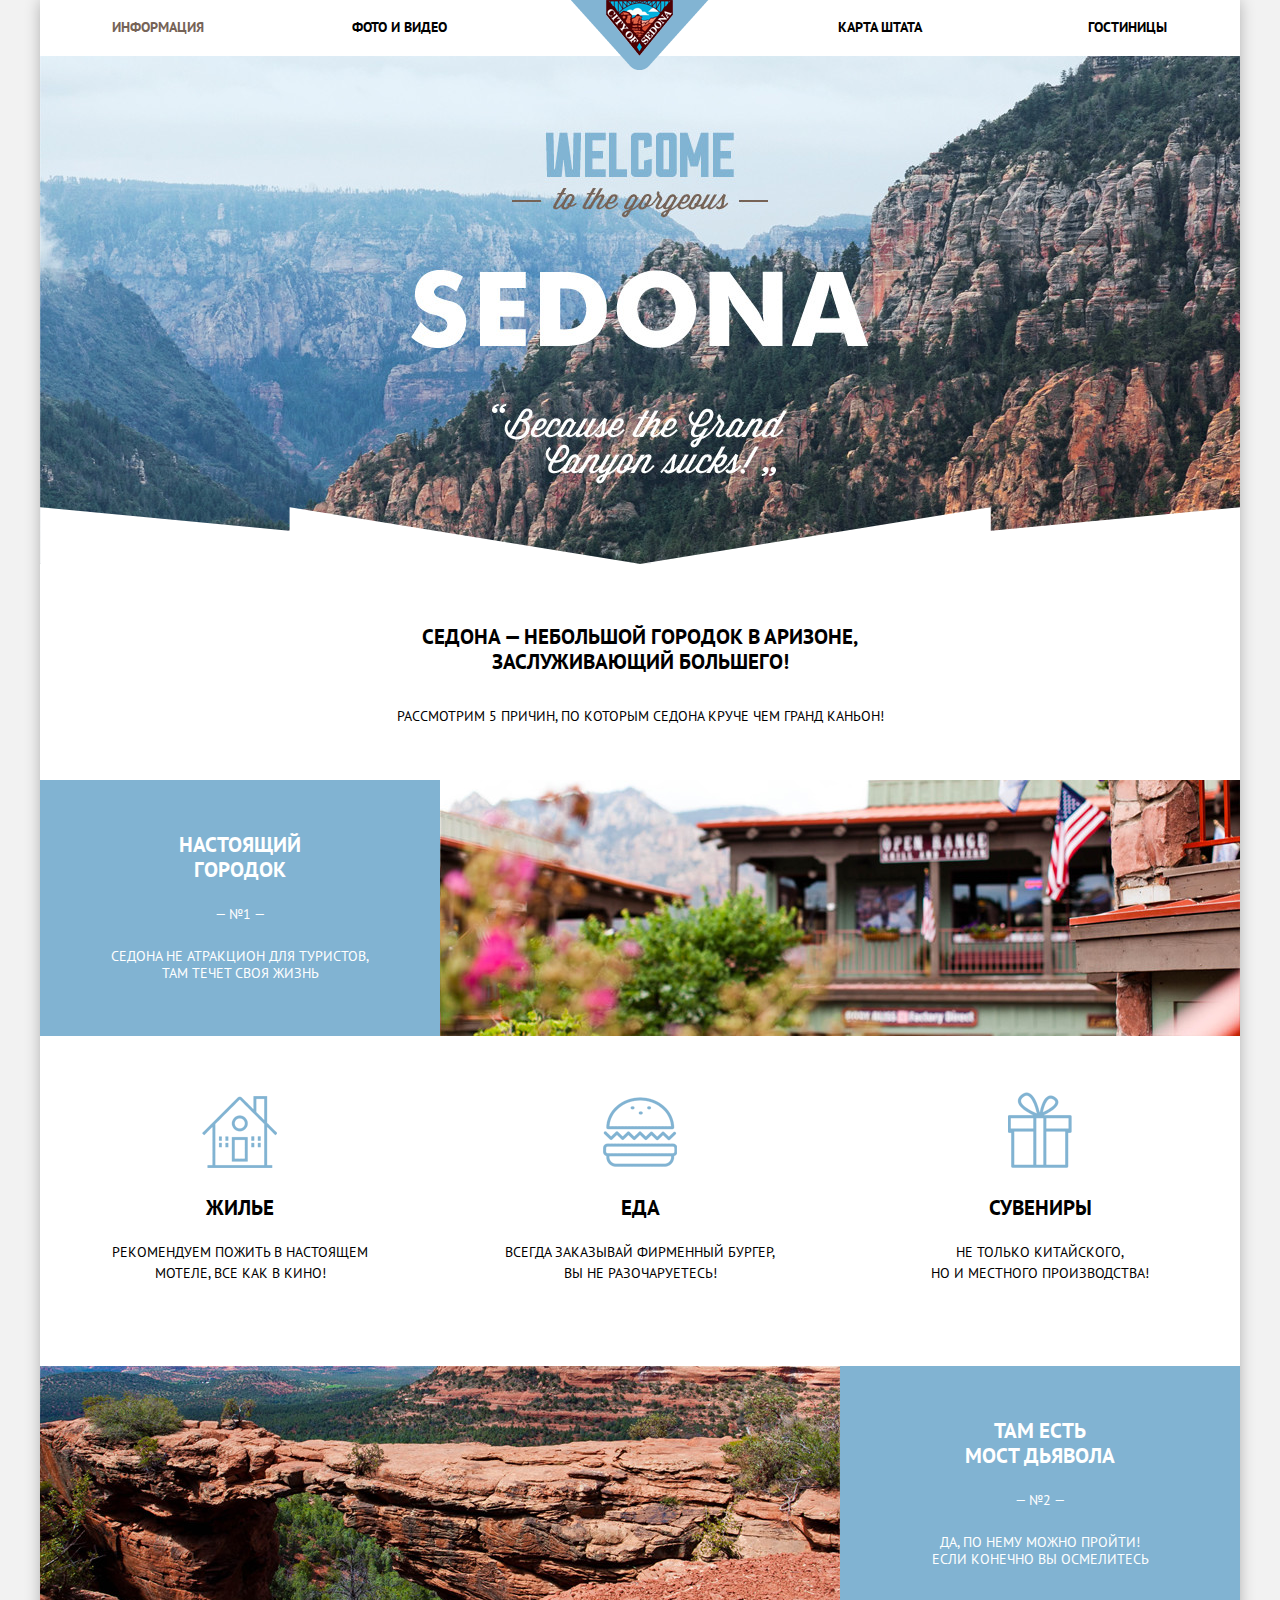
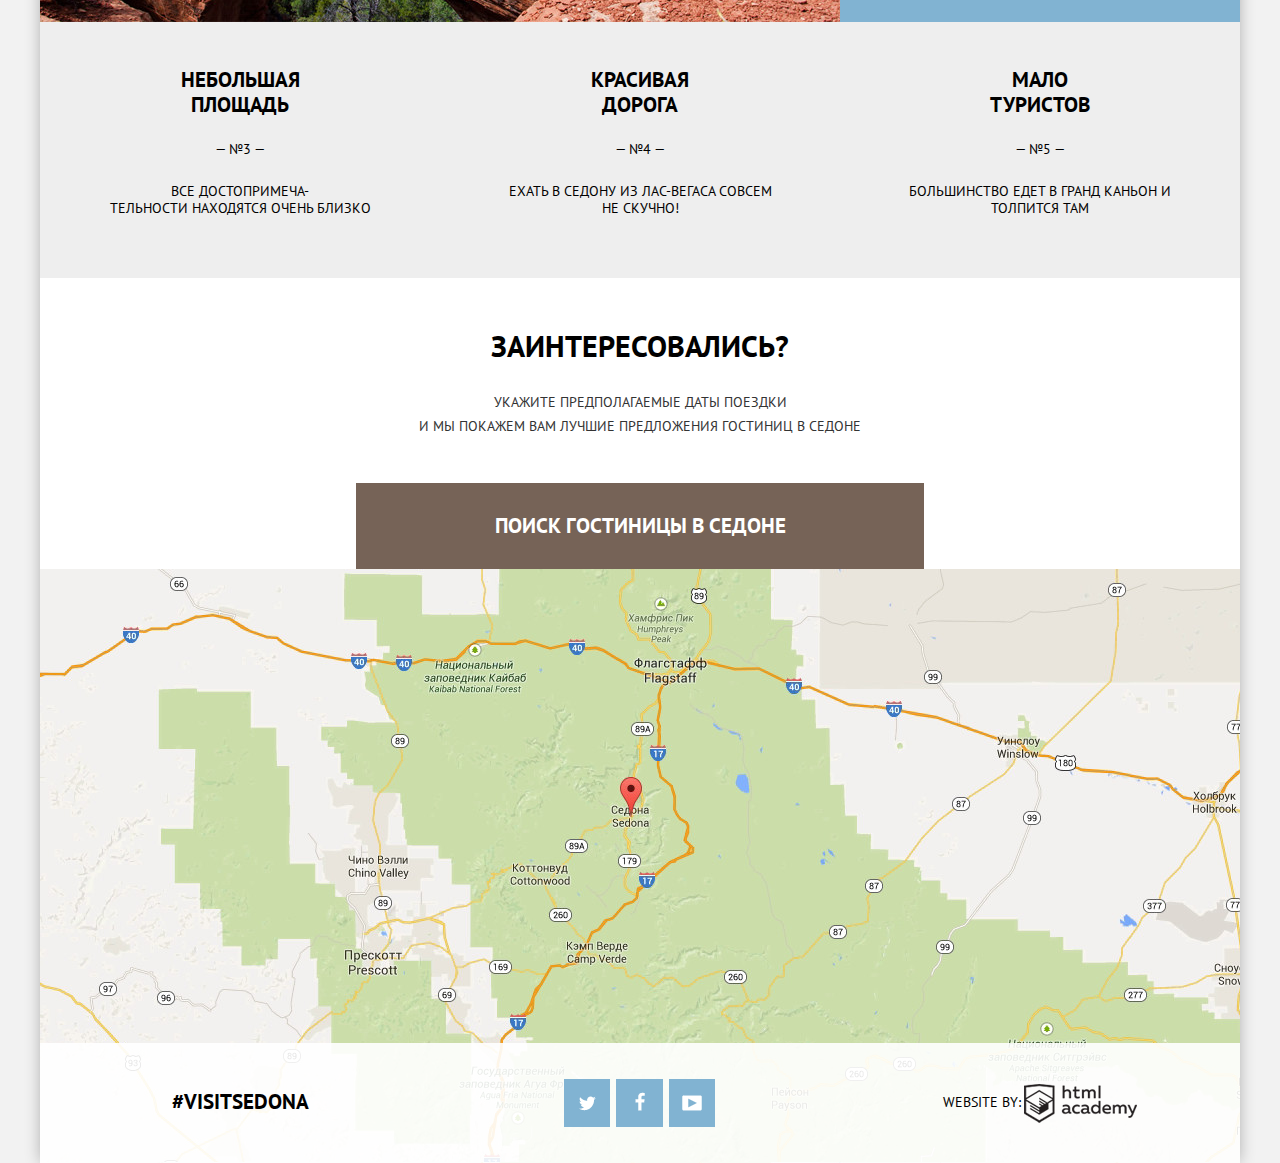
<file: index.html>
<!DOCTYPE html>
<html>
    <head>
        <meta charset="utf-8">
        <title>Седона</title>
        <link href="https://fonts.googleapis.com/css?family=PT+Sans:400,700" rel="stylesheet" type="text/css">
        <link href="css/normalize.css" rel="stylesheet" type="text/css">
        <link href="css/style.css" rel="stylesheet" type="text/css">
    </head>
    <body>
        <div class="main_shadow">
            <header class="main_header">
                    <nav class="main_menu">
                        <ul>
                            <li><a class="item_menu item_inf active" href="index.html">Информация</a></li>
                            <li><a class="item_menu item_foto" href="#">Фото и видео</a></li>
                            <li><a class="item_menu" href="index.html"><img class="logo_menu" src="img/logo-menu-all.png" width="138" height="70" alt="логотип"></a></li>
                            <li><a class="item_menu item_map" href="#map">Карта штата</a></li>
                            <li><a class="item_menu item_hotels" href="hotels.html">Гостиницы</a></li>
                        </ul>
                    </nav>
            </header>

            <main>
                <div class="index_top_promo" >
                    <div class="index_promo_container">
                        <h1>Седона — небольшой городок в АРИЗОНЕ,<br> заслуживающий большего!</h1>
                        <p>Рассмотрим 5 причин, по которым Седона круче чем гранд каньон!</p>
                    </div>
                </div>
                <div class="container clearfix">
                    <div class="reason blue">
                        <h3>Настоящий<br> городок</h3>
                        <span class="number">— №1 —</span>
                        <p>Седона не атракцион для туристов,<br> там течет своя жизнь</p>
                    </div>
                    <img class="img_reason" src="img/first-reason.jpg" width="800" height="256" alt="Настоящий городок">
                </div>
                <div class="container_preference clearfix">
                    <div class="preference_block">
                        <h3>Жилье</h3>
                        <p>Рекомендуем пожить в настоящем<br> мотеле, все как в кино!</p>
                    </div>
                    <div class="preference_block">
                        <h3>Еда</h3>
                        <p>Всегда заказывай фирменный бургер,<br> вы не разочаруетесь!</p>
                    </div>
                    <div class="preference_block">
                        <h3>Сувениры</h3>
                        <p>Не только китайского,<br> но и местного производства!</p>
                    </div>
                </div>
                <div class="container clearfix">
                    <img class="img_reason" src="img/bridge.jpg" width="800" height="256" alt="Мост дьявола">
                    <div class="reason blue">
                        <h3>Там есть<br>мост дьявола</h3>
                        <span class="number">— №2 —</span>
                        <p>Да, по нему можно пройти!<br> Если конечно вы осмелитесь</p>
                    </div>
                </div>
                <div class="container clearfix">
                        <div class="reason gray">
                        <h3>Небольшая<br>площадь</h3>
                        <span class="number">— №3 —</span>
                        <p>Все достопримеча-<br>тельности находятся очень близко</p>
                    </div>
                    <div class="reason gray">
                        <h3>Красивая<br>дорога</h3>
                        <span class="number">— №4 —</span>
                        <p>Ехать в седону из Лас-Вегаса совсем<br>не скучно!</p>
                    </div>
                    <div class="reason gray">
                        <h3>Мало<br>туристов</h3>
                        <span class="number">— №5 —</span>
                        <p>Большинство едет в Гранд Каньон и<br> толпится там</p>
                    </div>
                </div>
                <div class="container_ask">
                    <h2>Заинтересовались?</h2>
                    <p>Укажите предполагаемые даты поездки<br>и мы покажем вам лучшие предложения гостиниц в Седоне</p> 
                    <h3 class="title_form"><a class="btn_form" href="#">Поиск гостиницы в Седоне</a></h3>
                </div>
                <div class="map_block" id="map">
                    <form class="search_form off_display" action="echo" method="post">
                        <div class="container_form">
                            <label for="date_in">Дата заезда:</label>
                            <input type="text" name="date_in" id="date_in" value="24 апреля 2014">
                            <label for="date_out">Дата выезда:</label>
                            <input type="text" name="date_out" id="date_out" value="4 июля 2014">
                            <div class="count_people">
                                <label for="count_adult">Взрослые:</label>
                                <span class="sign_btn minus_adult_btn"></span>
                                <input type="text" id="count_adult" name="count_adult" value="2">
                                <span class="sign_btn plus_adult_btn"></span>
                                <label for="count_kids">Дети:</label>
                                <span class="sign_btn minus_kid_btn"></span>
                                <input type="text" id="count_kids" name="count_kids" value="0">
                                <span class="sign_btn plus_kid_btn"></span>
                            </div>
                            <input type="submit" value="НАЙТИ">
                        </div>
                    </form>
                    <iframe src="https://www.google.com/maps/embed?pb=!1m18!1m12!1m3!1d52381.07628556403!2d-111.76715458122537!3d34.86081855345071!2m3!1f0!2f0!3f0!3m2!1i1024!2i768!4f13.1!3m3!1m2!1s0x872da132f942b00d%3A0x5548c523fa6c8efd!2z0KHQtdC00L7QvdCwLCDQkNGA0LjQt9C-0L3QsCwg0KHQqNCQ!5e0!3m2!1sru!2sru!4v1442355615414" width="1200" height="590" frameborder="0" style="border:0" allowfullscreen></iframe>
                    
                </div>
            </main>

            <footer class="main_footer abs_pos clearfix">
                <div class="hashtag">
                    <span>#VISITSEDONA</span>
                </div>
                <div class="footer_social clearfix">
                    <a href="#" class="social_btn social_btn_tw"></a>
                    <a href="#" class="social_btn social_btn_fb"></a>
                    <a href="#" class="social_btn social_btn_youtube"></a>
                </div>
                <div class="footer_copyright">
                    <span>WEBSITE BY:</span>
                    <a href="http://htmlacademy.ru"></a>
                </div>
            </footer>
        </div>
        <script src="js/min-form.js"></script>
    </body>
</html>
</file>
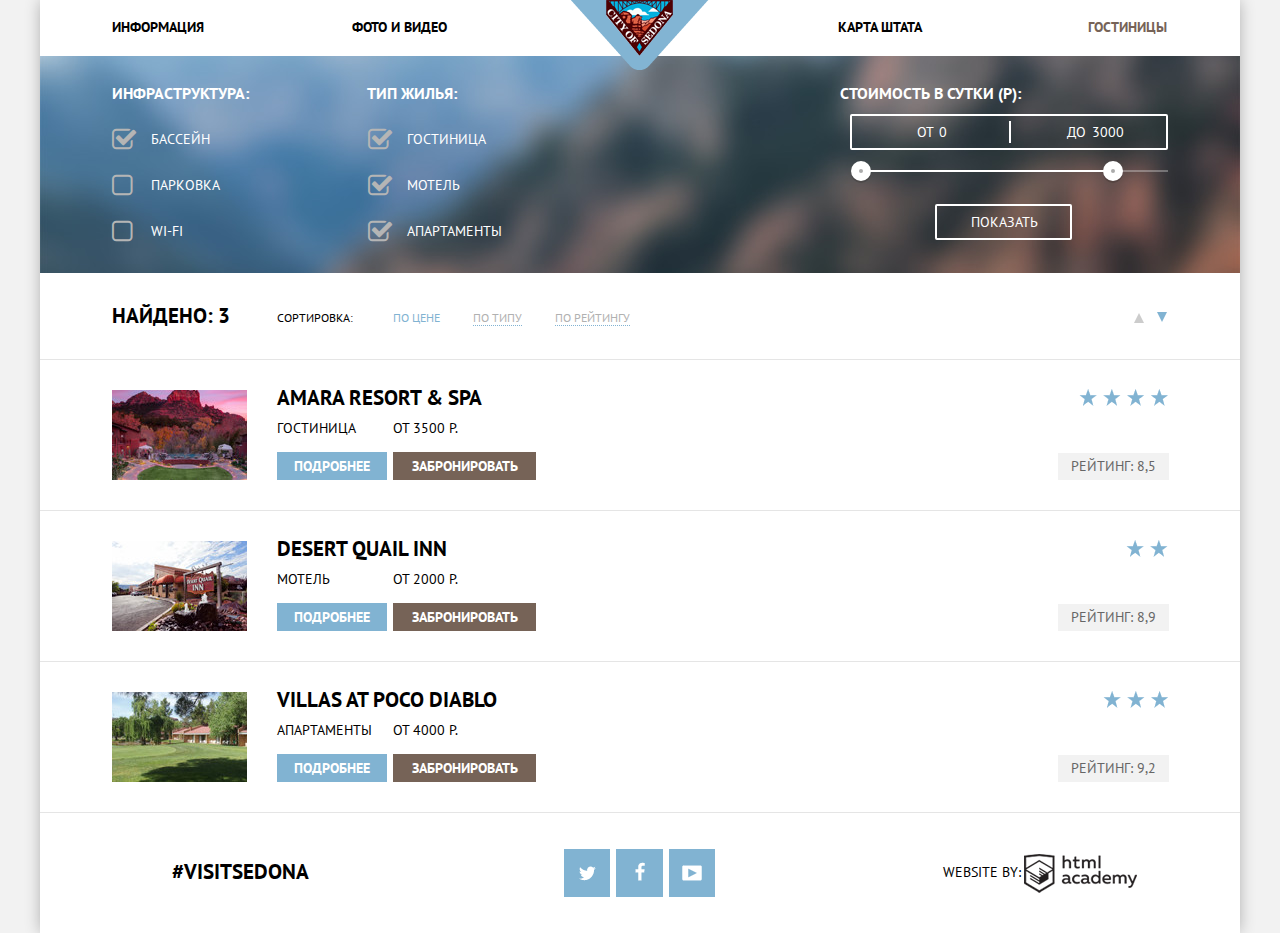
<file: hotels.html>
<!DOCTYPE html>
<html>
    <head>
        <meta charset="utf-8">
        <title>Седона</title>
        <link href="https://fonts.googleapis.com/css?family=PT+Sans:400,700" rel="stylesheet" type="text/css">
        <link href="css/normalize.css" rel="stylesheet" type="text/css">
        <link href="css/style.css" rel="stylesheet" type="text/css">
    </head>
    <body>
        <div class="main_shadow">
        <header class="main_header">            
                <nav class="main_menu">
                    <ul>
                        <li><a class="item_menu item_inf" href="index.html">Информация</a></li>
                        <li><a class="item_menu item_foto" href="#">Фото и видео</a></li>
                        <li><a class="item_menu" href="index.html"><img class="logo_menu" src="img/logo-menu-all.png" width="138" height="70" alt="логотип"></a></li>
                        <li><a class="item_menu item_map" href="#">Карта штата</a></li>
                        <li><a class="item_menu item_hotels active" href="hotels.html">Гостиницы</a></li>
                    </ul>
                </nav>
        </header>
        <main>
            <form class="select_form clearfix" action="echo" method="post">
                <div class="select_infrastr">
                    <h4>Инфраструктура:</h4>
                    <input type="checkbox" id="pool" name="pool" checked> 
                    <label for="pool">Бассейн</label>
                    <input type="checkbox" id="parking" name="parking"> 
                    <label for="parking">Парковка</label>
                    <input type="checkbox" id="wifi" name="wifi"> 
                    <label for="wifi">WI-FI</label>
                </div>
                <div class="select_house">
                    <h4>Тип жилья:</h4>
                    <input type="checkbox" id="hotel" name="hotel" checked> 
                    <label for="hotel">Гостиница</label>
                    <input type="checkbox" id="motel" name="motel" checked> 
                    <label for="motel">Мотель</label>
                    <input type="checkbox" id="apart" name="apart" checked> 
                    <label for="apart">Апартаменты</label>
                </div> 
                <div class="select_price">
                    <h4>Стоимость в сутки (P):</h4>
                    <div class="range">
                        <span class="from">ОТ</span> <input type="text" name="price_from" id="price_from" value="0">
                        <div class="vertical_line"></div>
                        <span class="do">до</span> <input type="text" name="price_from" id="price_from" value="3000">
                    </div>
                    <div class="range_controls">
                        <div class="scale">
                            <div class="bar"></div>
                        </div>
                        <div class="toggle toggle_min"></div>
                        <div class="toggle toggle_max"></div>
                    </div>
                    <input type="submit" value="Показать">
                </div>
            </form>
            <div class="container_sort clearfix">
                <h2>Найдено: 3</h2>
                <span class="sorting">Сортировка:</span>
                <a class="sort_item by_price active" href="#">По цене</a>
                <a class="sort_item by_type" href="#">По типу</a>
                <a class="sort_item by_rating" href="#">По рейтингу</a>
                <a class="sort_top bt_active" href="#"></a>
                <a class="sort_bottom" href="#"></a>
            </div>
            <div class="result">
                <div class="container_hotels clearfix">
                    <img src="img/amara-resort.jpg" width="135" height="90" alt="amara resort">
                    <div class="about">
                        <h3>Amara Resort & Spa</h3>
                        <span class="type_house">Гостиница</span>
                        <span class="price">От 3500 р.</span>
                        <div class="btn_line clearfix">
                            <a class="btn more_btn" href="#">Подробнее</a>
                            <a class="btn reserve_btn" href="#">Забронировать</a>
                        </div>
                    </div>
                    <div class="rate">
                        <div class="stars"></div>
                        <span>Рейтинг: 8,5</span>
                    </div>
                </div>
                <div class="container_hotels clearfix">
                    <img src="img/desert.jpg" width="135" height="90" alt="desert quail inn">
                    <div class="about">
                        <h3>Desert Quail Inn</h3>
                        <span class="type_house">Мотель</span>
                        <span class="price">От 2000 р.</span>
                        <div class="btn_line clearfix">
                            <a class="btn more_btn" href="#">Подробнее</a>
                            <a class="btn reserve_btn" href="#">Забронировать</a>
                        </div>
                    </div>
                    <div class="rate">
                        <div class="stars"></div>
                        <span>Рейтинг: 8,9</span>
                    </div>
                </div>
                <div class="container_hotels clearfix">
                    <img src="img/villas.jpg" width="135" height="90" alt="villas at poco diablo">
                    <div class="about">
                        <h3>Villas At Poco Diablo</h3>
                        <span class="type_house">Апартаменты</span>
                        <span class="price">От 4000 р.</span>
                        <div class="btn_line clearfix">
                            <a class="btn more_btn" href="#">Подробнее</a>
                            <a class="btn reserve_btn" href="#">Забронировать</a>
                        </div>
                    </div>
                    <div class="rate">
                        <div class="stars"></div>
                        <span>Рейтинг: 9,2</span>
                    </div>
                </div>
            </div>
    </main>
    <footer class="main_footer clearfix">
        <div class="hashtag">
            <span>#VISITSEDONA</span>
        </div>
        <div class="footer_social clearfix">
            <a href="#" class="social_btn social_btn_tw"></a>
            <a href="#" class="social_btn social_btn_fb"></a>
            <a href="#" class="social_btn social_btn_youtube"></a>
        </div>
        <div class="footer_copyright">
            <span>WEBSITE BY:</span>
            <a href="http://htmlacademy.ru"></a>
        </div>
    </footer>
    </div>
</body>

</html>
</file>
<file: css/style.css>
@font-face{
  font-weight: normal;
  font-style: normal;
  font-family: "symbols-sedona";
  src: url("../font/symbols-sedona.eot?60737633");
  src: url("../font/symbols-sedona.eot?60737633#iefix") format("embedded-opentype"),
       url("../font/symbols-sedona.woff?60737633") format("woff"),
       url("../font/symbols-sedona.ttf?60737633") format("truetype"),
       url("../font/symbols-sedona.svg?60737633#symbols-sedona") format("svg");
}
 
 [class^="icon-"]:before, [class*=" icon-"]:before{
  display: inline-block;
  margin-right: .2em;
  margin-left: .2em;
  width: 1em;
  text-align: center;
  text-decoration: inherit;
  text-transform: none;
  font-weight: normal;
  font-style: normal;
  font-variant: normal;
  font-family: "symbols-sedona";
  line-height: 1em;

  speak: none;
}
 
.icon-facebook:before{ content: "\66"; } /* "f" */
.icon-twitter:before{ content: "\74"; } /* "t" */
.icon-up-dir:before{ content: "\25b2"; } /* "▲" */
.icon-down-dir:before{ content: "\25bc"; } /* "▼" */
.icon-star:before{ content: "\2605"; } /* "★" */
.icon-check-off:before{ content: "\2610"; } /* "☐" */
.icon-check-on:before{ content: "\2611"; } /* "☑" */
.icon-calendar:before{ content: "\e800"; } /* "" */
.icon-plus:before{ content: "\e801"; } /* "" */
.icon-minus:before{ content: "\e802"; } /* "" */
.icon-youtube:before{ content: "\f39e"; } /* "" */

body{
    position: relative;
    min-width: 1200px;
    background-color: #f2f2f2;
    color: black;
    text-transform: uppercase;
    font-weight: normal;
    font-size: 14px;
    font-family: "PT Sans", "Arial", sans-serif;
    line-height: 17px;
}

main{
    position: relative;
}

h3{
    text-transform: uppercase;
    font-weight: bold;
    font-size: 21px;
    font-family: "PT Sans", "Arial", sans-serif;
    line-height: 25px;
}

.main_shadow{
    margin-right: auto;
    margin-left: auto;
    max-width: 1200px;
    background-color: #ffffff;    
    box-shadow: 0px 0px 15px -1px rgba(0, 1, 1, 0.3);
}

.clearfix::after{
    display: table;
    clear: both;
    content: "";
}

.main_menu ul{
    margin: 0;
    padding: 0;
    list-style: none;
    font-size: 0;
}

.main_menu li{
    display: inline-block;
    width: 20%;
    vertical-align: top;  
}

.main_menu a{
    display: block;
    padding: 20px 0;
    padding-left: 72px;
    color: black;
    text-decoration: none;    
    font-weight: bold;
    font-size: 14px;
    line-height: 15px;
}

.main_menu .item_map{
    padding-left: 78px;
}

.main_menu .item_hotels{
     padding-left: 88px;
}

.item_menu:hover{
    color: #81b3d2;
}

.item_menu:active{
    color: #b2b2b2;
}

.item_menu.active{
    color: #766357;
}

.item_menu:hover.active{
    color: #604e43;
}

.item_menu:active.active{
    color: #d6d0cc;
}

.main_menu{
    position: relative;
    margin: 0px auto;
    min-height: 56px;
    width: 1200px;
}

.logo_menu{
    position: absolute;
    top: 0;
    left: 50%;
    z-index: 2;
    margin-left: -69px;
}

.index_top_promo{
    position: relative;
    margin: 0;
    padding: 0;
    padding-top: 508px;
    min-height: 216px;
    width: 1200px;
    background: #8bbeda url("../img/index-main-img.jpg") 0 -56px no-repeat;
}

.index_top_promo:after{
    position: absolute;
    top: 451px;
    width: 1200px;
    height: 57px;
    background-image: url("../img/shape.png");
    content: "";
}
.index_promo_container{
    padding-top: 60px;
    min-height: 156px;
    background-color: white;
    text-align: center;
}

.index_promo_container h1{
    margin: 0;
    margin-bottom: 34px;
    padding: 0;
    color:black;
    text-transform: uppercase;
    font-weight: bold;
    font-size: 21px;
    font-family: "PT Sans", "Arial", sans-serif;
    line-height: 25px;
}

.index_promo_container p{
    margin: 0;
    padding: 0; 
    color:black;
}

.container{
    margin-top: 0;
    padding: 0;
    min-height: 256px;
}

.reason{
    float: left;
    padding-top: 31px;
    min-height: 225px;
    width: 400px;
    text-align: center;
}

.reason h3{
    margin-bottom: 24px;
}

.reason p{
    margin-top: 25px;
}

.blue{
    background-color: rgb(129, 179, 210);
    color: white;
}

.gray{
    padding-top: 24px;
    min-height: 232px;
    background-color: #eeeeee;
}

.img_reason{
    float: left;
    margin: 0;
}

.preference_block{
    float: left;
    padding-top: 159px;
    min-height: 171px;
    width: 400px;
    background: #ffffff url("../img/sprites-2.png") no-repeat;
    color: black;
    text-align: center;
}

.preference_block:first-child{
    background-position: -238px -217px;
}

.preference_block:nth-child(2){
    background-position: 163px -217px;
}

.preference_block:last-child{
    background-position: -584px -217px;
}

.preference_block h3{
    margin-top: 0;
    margin-bottom: 22px;
}

.preference_block p{
    line-height: 21px;
}

.container_ask{
    margin-bottom: 0;
    padding-top: 27px;
    padding-bottom: 0;
    min-height: 264px;
    background-color: white;
    text-align: center;
}

.container_ask h2{
    color: black;
    text-transform: uppercase;
    font-weight: bold;
    font-size: 30px;
    font-family: "PT Sans", "Arial", sans-serif;
    line-height: 32px;
}

.container_ask p{
    margin-top: 28px;
    color: #333333;
    font-size: 14px;
    line-height: 24px;
}

.map_block{
    position: relative;
    margin-top: 0;
    margin-bottom: 0;
    padding: 0;
    min-height: 593px;
    border: 0;
    border: 0;
    background-color: greenyellow;
    background-image: url("../img/map.jpg");
}

.search_form{
    position: absolute;
    top: 0;
    left: 316px;
    padding-top: 54px;
    min-height: 341px;
    width: 568px;
    background-color: #ffffff;
    box-shadow: 0 7px 15px 0px rgba(0, 1, 1, 0.15);
    text-transform: uppercase;
}

.off_display{
    display: none;
}

.on_display{
    display: block;
    -webkit-animation: on_disp 4s ease-in-out;
            animation: on_disp 4s ease-in-out;
}

@-webkit-keyframes on_disp{
    0%{
        -webkit-transform: translateX(-900px);
                transform: translateX(-900px);  
    }
    25%{
        -webkit-transform: translateX(90px);
                transform: translateX(90px);
    }
    50%{
        -webkit-transform: translateX(-40px);
                transform: translateX(-40px);
    }
    75%{
        -webkit-transform: translateX(20px);
                transform: translateX(20px);
    }
    90%{
        -webkit-transform: translateX(-8px);
                transform: translateX(-8px);
    }
    100%{
        -webkit-transform: translateX(0px);
                transform: translateX(0px);
    }
}

@keyframes on_disp{
    0%{
        -webkit-transform: translateX(-900px);
                transform: translateX(-900px);  
    }
    25%{
        -webkit-transform: translateX(90px);
                transform: translateX(90px);
    }
    50%{
        -webkit-transform: translateX(-40px);
                transform: translateX(-40px);
    }
    75%{
        -webkit-transform: translateX(20px);
                transform: translateX(20px);
    }
    90%{
        -webkit-transform: translateX(-8px);
                transform: translateX(-8px);
    }
    100%{
        -webkit-transform: translateX(0px);
                transform: translateX(0px);
    }
}

.title_form{
    margin-top: 45px;
    margin-right: auto;
    margin-bottom: 0px;
    margin-left: auto;
    min-height: 56px;
    width: 568px;
    background-color: #766357;
    text-align: center;
}

.title_form a{
    display: block;
    padding-top: 30px;
    min-height: 56px;
    color: white;
    text-decoration: none;
}

.search_form input[name="date_in"], [name="date_out"]{
    margin-right: 40px;
    margin-bottom: 27px;
    padding-left:14px;
    min-height: 38px;
    width: 332px;
    border: none;
    background-color: #f2f2f2;
    background-image: url("../img/sprites-2.png");
    background-position: 316px 9px;
    background-repeat: no-repeat;
    color: black;
    text-transform: uppercase;
    font-weight: bold;
    font-size: 14px;
    line-height: 26px;
}

.search_form input[name="date_out"]{
    margin-bottom: 29px;
    padding-left: 11px;
}

.search_form input[name="date_in"]:hover, [name="date_out"]:hover{
    background-color: #ebebeb;
    background-position: -185px 9px;
}

.search_form input[name="date_in"]:active, [name="date_out"]:active{
    padding-left:12px;
    min-height: 34px;
    width: 330px;
    outline: none;
    border: 2px solid #e5e5e5;
    background-color: white;
    background-position: -186px -69px;
}

.search_form input[name="date_out"]:active{
    padding-left: 9px;
}

.search_form label{
    color: black;
    font-weight: bold;
    font-size: 14px;
}

.search_form label[for="date_in"]{
    margin-right: 16px;
    margin-left: 57px;
}

.search_form label[for="date_out"]{
    margin-right: 16px;
    margin-left: 55px;
}

.search_form input[type="submit"]{
    margin-top: 53px;
    margin-left: 55px;
    width: 458px;
    height: 58px;
    border: none;
    background-color: #81b3d2;
    color: white;
    font-weight: bold;
    font-size: 21px;
}

.search_form input[type="submit"]:hover{
    background-color: #669ec0;
}

.search_form input[type="submit"]:active{
    outline: none;
    background-color: #5496bd;
    color: rgba(255, 255, 255, 0.3);
}

.search_form label[for="count_adult"]{
    margin-right: 41px;
    margin-left: 55px;
}

input[name="count_adult"]{
    margin: 0;
    padding: 0;
    width: 38px;
    height: 38px;
    border: 0;
    background-color: #f2f2f2;
    text-align: center; 
    font-weight: bold;
    font-size: 14px;
    font-family: "PT Sans", "Arial", sans-serif;
}

.search_form label[for="count_kids"]{
    margin-right: 27px;
    margin-left: 53px;
}

input[name="count_kids"]{
    margin: 0;
    padding: 0;
    width: 38px;
    height: 38px;
    border: 0;
    background-color: #f2f2f2;
    text-align: center; 
    font-weight: bold;
    font-size: 14px;
    font-family: "PT Sans", "Arial", sans-serif;
}

.count_people{
    font-size: 0;
}

.sign_btn:before{
    display: inline-block;
    padding: 12px;
    padding-left: 13px;
    width: 13px;
    height: 14px;
    background-color: #f2f2f2;
    color:  #a9a9a9;
    content: "\e802";
    vertical-align: top;
    font-size: 14px;
    font-family: "symbols-sedona";
    cursor: pointer;
}

.plus_adult_btn:before{
    content: "\e801";
    font-family: "symbols-sedona";
}

.plus_kid_btn:before{
    content: "\e801";
    font-family: "symbols-sedona";
}

.sign_btn:hover:before{
    color: black;
}

.sign_btn:active:before{
    color: #81b3d2;
}

.select_form{
    margin-top: 0px;
    padding-top: 21px;
    min-height: 196px;
    background-color: #6c92b9;
    background-image: url("../img/filter_background.jpg");
    background-position: 0 -56px;
}

.select_form input[type="checkbox"]{
    display: none;
}

.select_infrastr{
    float: left;
    margin-left: 71px;
    padding-top: 6px;
    padding-left: 1px;
    min-height: 160px;
    width: 155px;
    color: white;
}

.select_house{
    float: left;
    margin-left: 100px;
    padding-top: 6px;
    min-height: 160px;
    width: 155px;
    color: white;
}

.select_house input[type="checkbox"] + label:before{
    margin-left: 1px;
}

.select_price{
    float: right;
    margin-right: 45px;
    padding-top: 6px;
    min-height: 160px;
    width: 355px;
}

.select_form input[type="checkbox"] + label{
    display: inline-block;
    margin-top: 4px;
    margin-bottom: 20px;
    vertical-align: middle;
    line-height: 21px;
    cursor: pointer;
}

.select_form input[type="checkbox"] + label:before{
    display:inline-block;
    margin-right: 19px;
    color: #b5b5b5;
    content: "\2610";
    vertical-align: middle;
    font-size: 26px;
    font-family: "symbols-sedona"; 
}

.select_form input[type="checkbox"]:checked + label:before{
    margin-right: 0.588em;
    color: #b5b5b5;
    content: "\2611";
    font-size: 26px;
    font-family: "symbols-sedona";
}

.select_form input[type="checkbox"] + label:hover:before{
    color: #fefefe;
}

.select_form input[type="checkbox"]:disabled + label:before{
    color: #6a6a6a;
}

.select_form h4{
    margin-top: 0px;
    color: white;
    font-weight: bold;
    font-size: 16px;
    line-height: 21px;    
}

.select_price h4{
    margin-bottom: 10px;
}

.select_price .range{
    position: relative;
    margin-top: 0;
    margin-bottom: 7px;
    margin-left: 10px;
    padding: 0;
    padding-top: 6px;
    width: 314px;
    height: 26px;
    border: 2px #ffffff solid;
    border-radius: 2px;
    color: white;
}

.range .vertical_line{
    position: absolute;
    top: 5px;
    left: 157px;
    width: 0;
    height: 20px;
    border: 1px #ffffff solid;
}

.range .from{
    margin-left: 65px;
}

.range .do{
    margin-left: 82px;
}

.range_controls{
    position: relative;
    margin-bottom: 19px;
    margin-left: 10px;
    padding-top: 13px;
    padding-left: 10px;
    width: 308px;
    height: 15px;
}

.range_controls .scale{
    height: 2px;
    background-color: rgba(255, 255, 255, 0.3);
}

.range_controls .bar{
    width: 82%;
    height: 2px;
    background-color: white; 
    opacity: 1;
}

.range_controls .toggle{
    position: absolute;
    top: 4px;
    width: 4px;
    height: 4px;
    border: 8px solid #ffffff;
    border-radius: 50%;
    background: #ababab;
    box-shadow: 0 2px 0 0 rgba(0, 1, 1, 0.14);
    cursor: pointer;
}

.range_controls .toggle_min{
    left: 1px;
}

.range_controls .toggle_max{
    left: 253px;
}

.range_controls .toggle:hover{
    background-color: #1c4f80;
}

.select_form input[type="text"]{
    margin: 0;
    width: 40px;
    border: none;
    background: none;
}

.select_form input[type="submit"]{
    margin-left: 95px;
    padding-left: 8px;
    width: 137px;
    height: 36px;
    outline: none;
    border: 2px #ffffff solid;
    border-radius: 2px;
    background: none;
    color: white;
    text-transform: uppercase;
}

.select_form input[type="submit"]:active{
    outline: none;
}


.container_sort{
    padding-top: 30px;
    min-height: 56px;
    border-bottom: 1px solid #e5e5e5;
}

.container_sort h2{
    float: left;
    margin: 0;
    margin-right: 47px;
    margin-left: 72px;
    font-weight: bold;
    font-size: 21px;
    font-family: "PT Sans", "Arial", sans-serif;
    line-height: 26px;
}

.container_sort .sorting{
    display: block;
    float: left;
    margin-top: 6px;
    margin-right: 40px;
    font-weight: normal;
    font-size: 12px;
    line-height: 18px; 
}

.container_sort .sort_item{
    display: block;
    float: left;
    margin-top: 7px;
    margin-right: 33px;
    border-bottom: 1px dotted #81b3d2;
    color: #b1b1b1;
    text-decoration: none;
    font-weight: normal;
    font-size: 12px;
    line-height: 15px; 
}

.container_sort .sort_item:hover{
    color: #81b3d2;
}

.container_sort .sort_item:active{
    border-bottom: none;
    color: black;
}

.container_sort .active{
    border-bottom: none;
    color: #81b3d2;
}

.container_sort .sort_bottom{
    display: block;
    float: right;
    margin-top: 10px;
    margin-right: 3px;
    width: 0;
    height: 0;
    border: 10px solid #cccccc;
    border-top: 0;
    border-right-color: transparent;
    border-left-color: transparent;
    transform: scaleX(0.5);
}

.container_sort .sort_top{
    display: block;
    float: right;
    margin-top: 9px;
    margin-right: 68px;
    width: 0;
    height: 0;
    border: 10px solid #cccccc;
    border-right-color: transparent;
    border-bottom: 0;
    border-left-color: transparent;
    transform: scaleX(0.5);
}

.container_sort .bt_active{
    border-top-color: #81b3d2;
    border-bottom-color: #81b3d2;
}

.sort_top:hover, .sort_bottom:hover{
    border-top-color: #000000;
    border-bottom-color: #000000;
}

.sort_top:active, .sort_bottom:active{
    border-top-color: #81b3d2;
    border-bottom-color: #81b3d2;
}

.result .container_hotels{
    padding-top: 20px;
    padding-left: 72px;
    min-height: 130px;
    border-bottom: 1px solid #e5e5e5;
}

.container_hotels img{
    float: left;
    margin-top: 10px;
    margin-right: 30px;
}

.about{
    float: left;
    padding: 0;
    max-width: 700px;
}

.about h3{
    margin: 0;
    margin-top: 5px;
    margin-bottom: 9px;
    font-weight: bold;
    font-size: 21px;
    font-family: "PT Sans", "Arial", sans-serif;
    line-height: 26px;
    cursor: pointer;
}

.about h3:hover{
    color: #81b3d2;
}

.about h3:active{
    color: #b2b2b2;
}

.about .type_house{
    display: inline-block;
    width: 112px;
    vertical-align: baseline;
}

.about .price{
    display: inline-block; 
    width: 100px;
    vertical-align: top;
}

.about .btn_line{
    margin-top: 15px;
}

.about .btn{
    display: block;
    float: left;
    margin-right: 6px;
    padding-top: 6px;
    height: 22px;
    color: white;
    text-align: center;
    text-decoration: none;
    font-weight: bold;
}

.about  .more_btn{
    width: 110px;
    background-color: #81b3d2;
}

.about  .more_btn:hover{
    background-color: #669ec0;
}

.about  .more_btn:active{
    background-color: #5496bd;
    color: rgba(255, 255, 255, 0.3);
}

.about  .reserve_btn{
    width: 143px;
    background-color: #766357;
}

.about  .reserve_btn:hover{
    background-color: #604e43;
}

.about  .reserve_btn:active{
    background-color: #503e33;
    color: rgba(255, 255, 255, 0.3);
}

.container_hotels .rate{
    float: right;
    margin-right: 71px;
}

.rate .stars{
    margin-top: 5px;
    margin-bottom: 43px;
    width: 120px;
    height: 25px;
    background-image: url("../img/sprites-2.png");
    background-repeat: no-repeat;
}

.container_hotels:nth-child(1) .stars{
    background-position: 30px -148px;
}
 
.container_hotels:nth-child(2) .stars{
    background-position: -224px -147px;
}

.container_hotels:nth-child(3) .stars{
    background-position: -97px -148px;
}

.rate span{
    display: block;
    margin: 0;
    margin-left: 9px;
    padding: 0;
    padding-top: 3px;
    padding-bottom: 3px;
    width: 111px;
    background-color: #f2f2f2;
    color: #666666;
    text-align: center;
    font-size: 14px;
    line-height: 21px;
}

.main_footer{
    margin-right: auto;
    margin-left: auto;
    min-height: 120px;
    width: 1200px;
    background-color: rgba(255, 255, 255, 0.9);
}

.abs_pos{
    position: absolute;   
    bottom: 0px;
    left: 50%;
    z-index: 2;
    margin-left: -600px;
}

.hashtag{
    float: left;
    margin-right: 204px;
    margin-left: 80px;
    padding-top: 47px;
    min-height: 73px;
    width: 240px;
    text-align: center;
}

.hashtag span{
    color: black;
    text-transform: uppercase;
    font-weight: bold;
    font-size: 21px;
    font-family: "PT Sans", "Arial", sans-serif;
    line-height: 23px;
}

.footer_social{
    float: left;
    padding-top: 36px;
    min-height: 84px;
    width: 151px;
}

.social_btn{
    display: block;
    float: left;
    margin-right: 6px;
    min-height: 48px;
    width: 46px;
    background-color: #81b3d2;
    background-image: url("../img/sprites.png");
}

.social_btn:last-child{
    margin-right: 0;
}

.social_btn_tw{
    background-position: 15px 17px;
}

.social_btn_tw:active{
    background-position: -85px 17px;
}

.social_btn_fb{
    width: 47px;
    background-position: 19px -187px;
}

.social_btn_fb:active{
    background-position: -81px -186px;
}

.social_btn_youtube{
    background-position: 13px -85px;
}

.social_btn_youtube:active{
    background-position: -87px -85px;
}

.social_btn:hover{
    background-color: #669ec0;
}

.social_btn:active{
    background-color: #5496bd;
}

.footer_copyright{
    position: relative;
    float: right;
    margin-right: 72px;
    padding-top: 51px;
    padding-left: 16px;
    min-height: 69px;
    width: 225px;
    color: black;
    text-transform: uppercase;
    font-weight: normal;
    font-size: 14px;
    font-family: "PT Sans", "Arial", sans-serif;
    line-height: 16px;
}

.footer_copyright a{
    position: absolute;
    top: 41px;
    left: 97px;
    display: block;
    min-height: 39px;
    width: 113px;
    background-image: url("../img/sprites.png");
    background-position: 0 -352px;
}

.footer_copyright a:hover{
    background-position: 0 -419px;  
}

.footer_copyright a:active{
    background-position: -159px -416px;  
}
</file>
